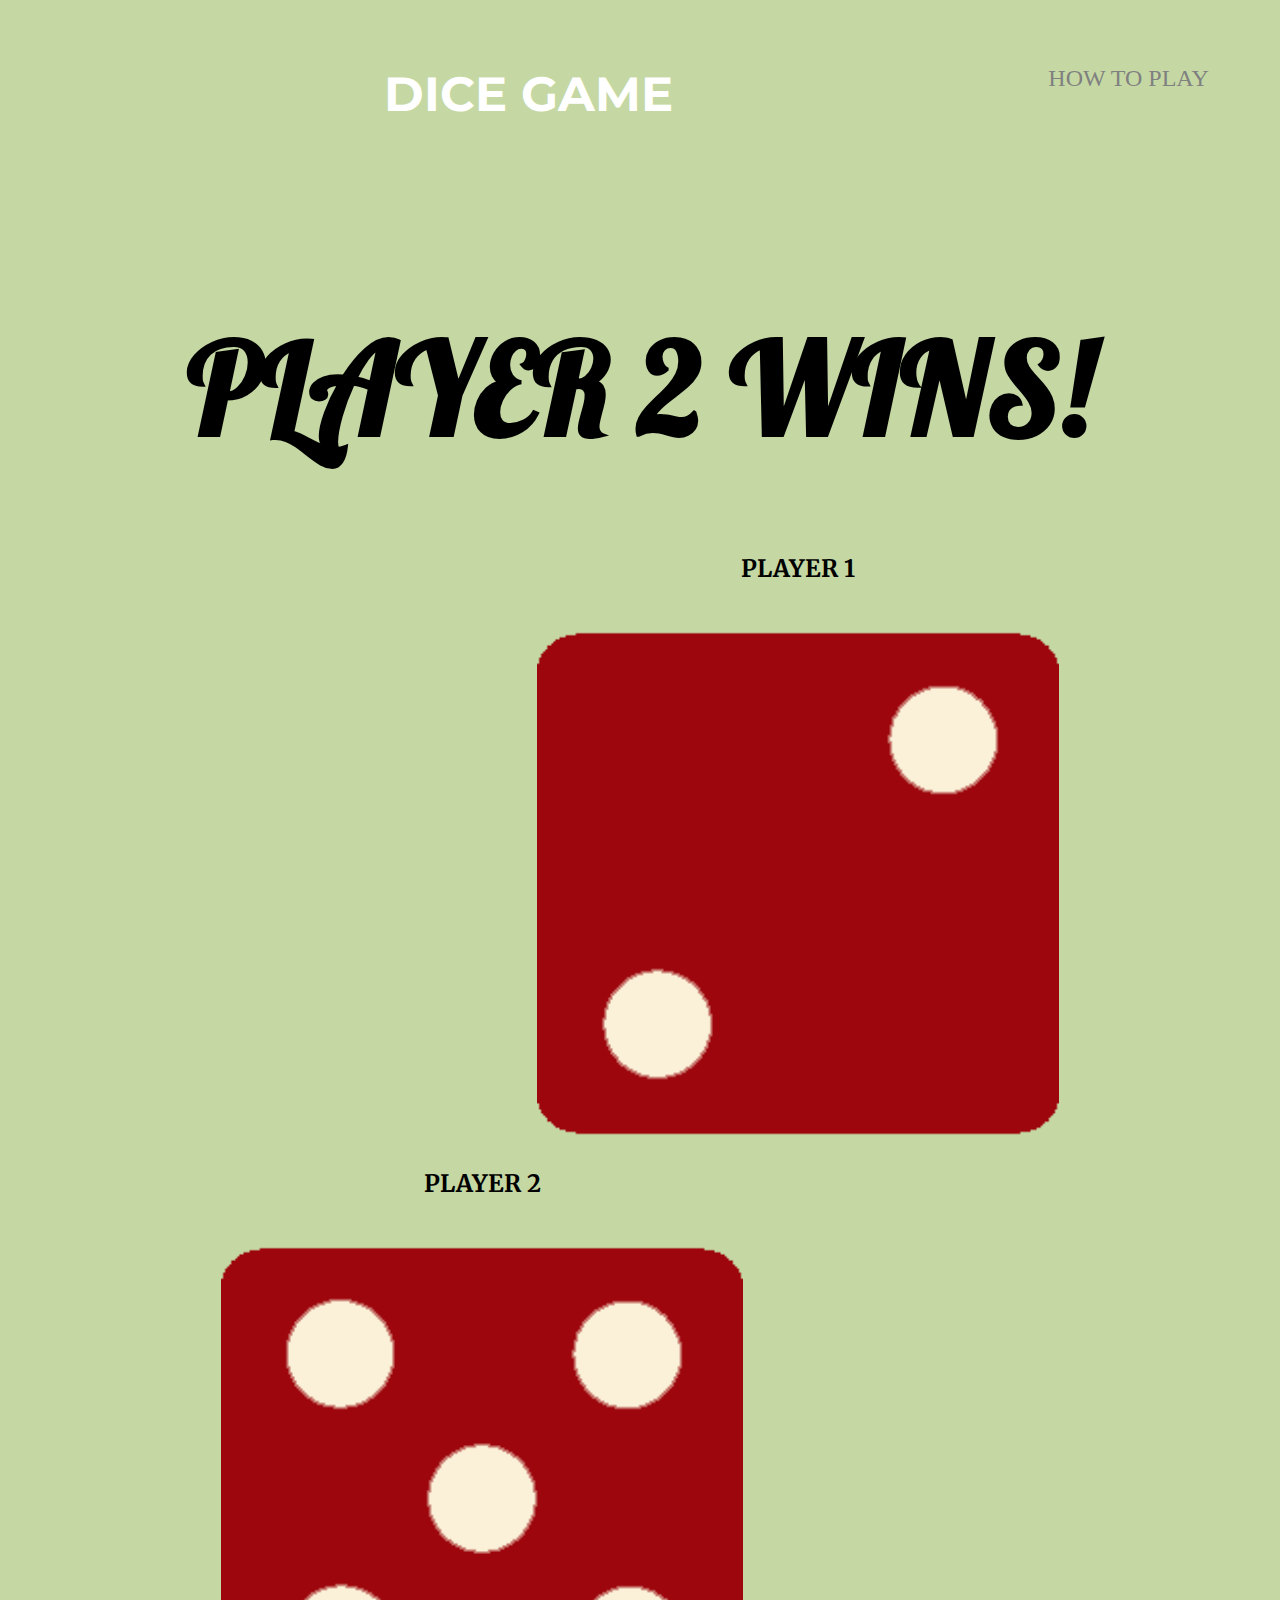
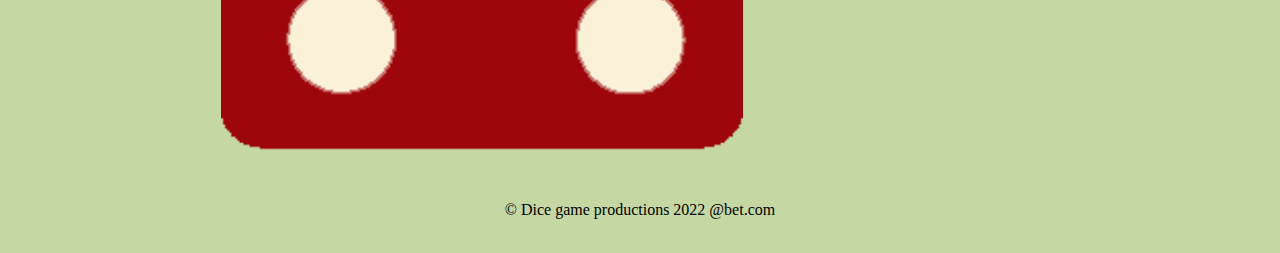
<file: index.html>
<!DOCTYPE html>
<html lang="en" dir="ltr">
  <head>
    <meta charset="utf-8">
    <title>Dice-game</title>
    <link href="https://cdn.jsdelivr.net/npm/bootstrap@5.1.3/dist/css/bootstrap.min.css" rel="stylesheet" integrity="sha384-1BmE4kWBq78iYhFldvKuhfTAU6auU8tT94WrHftjDbrCEXSU1oBoqyl2QvZ6jIW3" crossorigin="anonymous">
    <link rel="preconnect" href="https://fonts.googleapis.com">
    <link rel="preconnect" href="https://fonts.gstatic.com" crossorigin>
    <link rel="preconnect" href="https://fonts.googleapis.com">
<link rel="preconnect" href="https://fonts.gstatic.com" crossorigin>
<link href="https://fonts.googleapis.com/css2?family=Lobster&family=Merriweather&family=Montserrat:wght@200&family=Sacramento&display=swap" rel="stylesheet">
    <link href="https://fonts.googleapis.com/css2?family=Merriweather&family=Montserrat:wght@200&family=Sacramento&display=swap" rel="stylesheet">

    <link rel="stylesheet" href="index.css">
    <link rel="preconnect" href="https://fonts.gstatic.com">
    <link rel="stylesheet" href="https://pro.fontawesome.com/releases/v5.10.0/css/all.css" integrity="sha384-AYmEC3Yw5cVb3ZcuHtOA93w35dYTsvhLPVnYs9eStHfGJvOvKxVfELGroGkvsg+p" crossorigin="anonymous" />
    <link rel="icon" href="favicon.ico">
  </head>
  <body>
<div class="container-fluid" style="padding-left:0; padding-right:0; padding-bottom:2%;">
<div class="navbar bg-dark">
<div class="row" style="width:100%;">
<div class="col-lg-12">
  <a class="a1" href="howtoplay.html">HOW TO PLAY</a>
  <h1 class="h1">DICE GAME</h1>
</div>
</div>



</div>
<center>
  <h1 class="h12">REFRESH ME</h1>
  <div class="row" style= "margin-top:5%;">
<div class="col-lg-6 col-md-6" style="padding-left:25%;">
<h2 class="h2">PLAYER 1</h2>
<img class="img" src="dice6.png" alt="">
</div>
<div class="col-lg-6 col-md-6" style="padding-right:25%;">
<h2 class="h2">PLAYER 2</h2>
<img class="img" src="dice6.png" alt="">
</div>
  </div>
  <footer>© Dice game productions 2022 <a href="#">@bet.com</a></footer>
</center>
</div>
<script src="index.js" charset="utf-8"></script>
  </body>
</html>
</file>
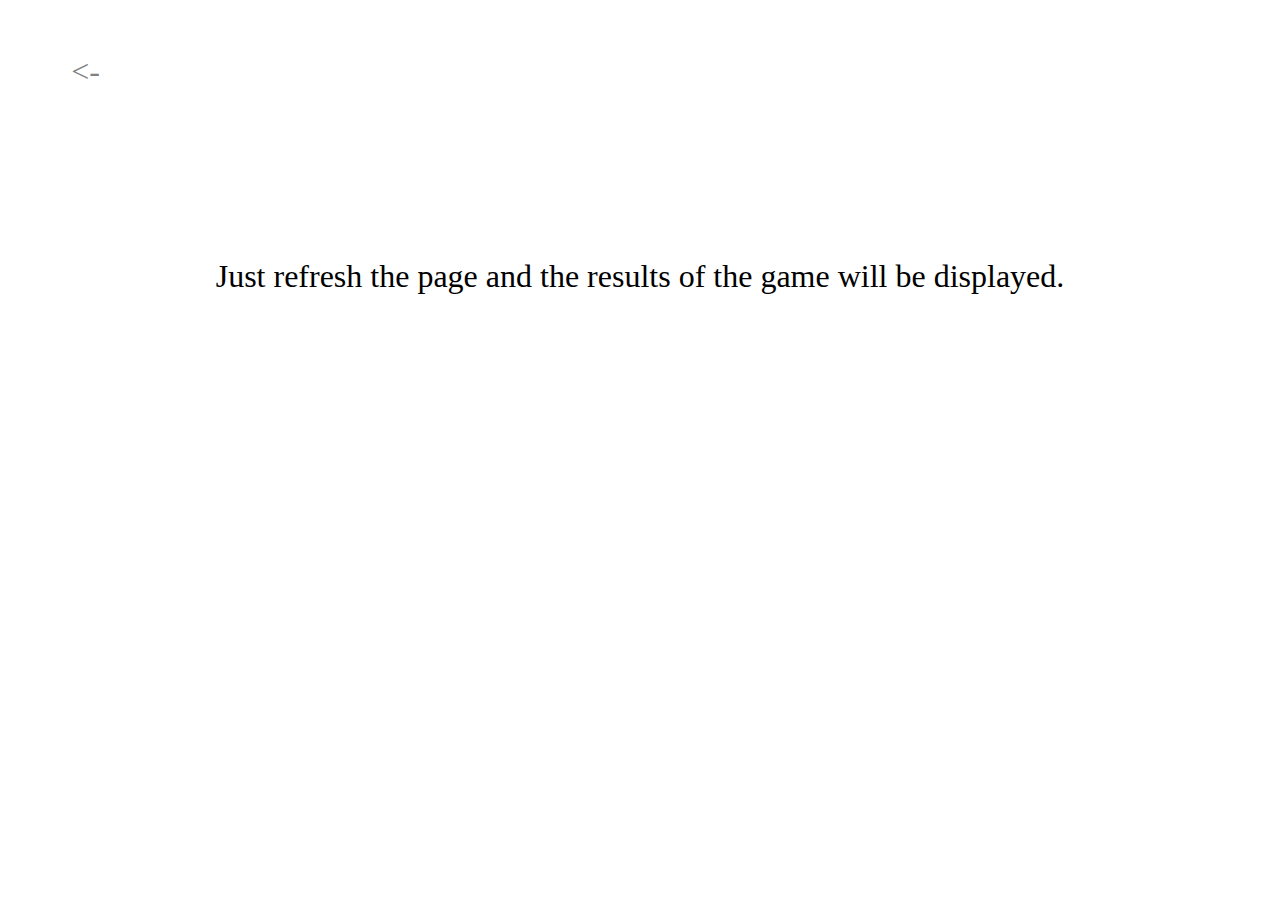
<file: howtoplay.html>
<!DOCTYPE html>
<html lang="en" dir="ltr">

<head>
  <meta charset="utf-8">
  <title>HOW TO PLAY</title>
  <link href="https://cdn.jsdelivr.net/npm/bootstrap@5.1.3/dist/css/bootstrap.min.css" rel="stylesheet" integrity="sha384-1BmE4kWBq78iYhFldvKuhfTAU6auU8tT94WrHftjDbrCEXSU1oBoqyl2QvZ6jIW3" crossorigin="anonymous">
  <link rel="preconnect" href="https://fonts.googleapis.com">
  <link rel="preconnect" href="https://fonts.gstatic.com" crossorigin>
  <link rel="preconnect" href="https://fonts.googleapis.com">
  <link rel="preconnect" href="https://fonts.gstatic.com" crossorigin>
  <link href="https://fonts.googleapis.com/css2?family=Lobster&family=Merriweather&family=Montserrat:wght@200&family=Sacramento&display=swap" rel="stylesheet">
  <link href="https://fonts.googleapis.com/css2?family=Merriweather&family=Montserrat:wght@200&family=Sacramento&display=swap" rel="stylesheet">

  <link rel="stylesheet" href="howtoplay.css">
  <link rel="preconnect" href="https://fonts.gstatic.com">
  <link rel="stylesheet" href="https://pro.fontawesome.com/releases/v5.10.0/css/all.css" integrity="sha384-AYmEC3Yw5cVb3ZcuHtOA93w35dYTsvhLPVnYs9eStHfGJvOvKxVfELGroGkvsg+p" crossorigin="anonymous" />
  <link rel="icon" href="favicon.ico">
</head>

<body>
  <div class="container-fluid" style="padding-left:0; padding-right:0;">
    <div class="navbar bg-dark">
      <div class="row" style="width:100%;">
        <div class="col-lg-12">
          <a href="index.html"><-</a>
              <h1 class="h1">HOW TO PLAY</h1>
        </div>
      </div>

    </div>
    <center>

      <p class="p1">Just refresh the page and the results of the game will be displayed.</p>
    </center>

  </div>
</body>

</html>
</file>
<file: index.css>
.navbar{
  padding-top:2%;
  padding-bottom:2%;
  color: white;
  text-align: center;
}
.h1{
  font-size: 3rem;
  font-family: 'Montserrat', serif;
  font-weight: bold;
text-align: center;
}
.h12{
  margin-top:10%;
  font-family: 'Lobster', cursive;
  font-size: 8rem;
}
.img{
  width: 55%;
}
body{
  overflow-x: hidden;
  overflow-y: scroll;
  background-color: #C5D8A4;
}
.h2{
  padding-bottom:2%;
  font-family:'Merriweather', serif;
}
footer{
  margin-top:3%;
}
a{
  text-decoration: none;
  color: black;
}
a:hover{
  color: white;
}
.a1{
  float: right;
  margin-right:5%;
  font-size: 1.5rem;
  color: grey;
}
</file>
<file: howtoplay.css>
.navbar{
  padding-top:1%;
  padding-bottom:1%;
  color: white;

}
.h1{
  font-size: 3rem;
  font-family: 'Montserrat', serif;
  font-weight: bold;
  text-align: center;
}
a{
  float: left;
  margin-left:5%;
  font-size: 2rem;
  text-decoration: none;
  color: grey;
}
a:hover{
  color: white;
}


.p1{
  margin-top:7%;
  font-size: 2rem;
  line-height: 2;
  padding-left:5%;
  padding-right:5%;
  padding-bottom: 5%;
}
</file>
